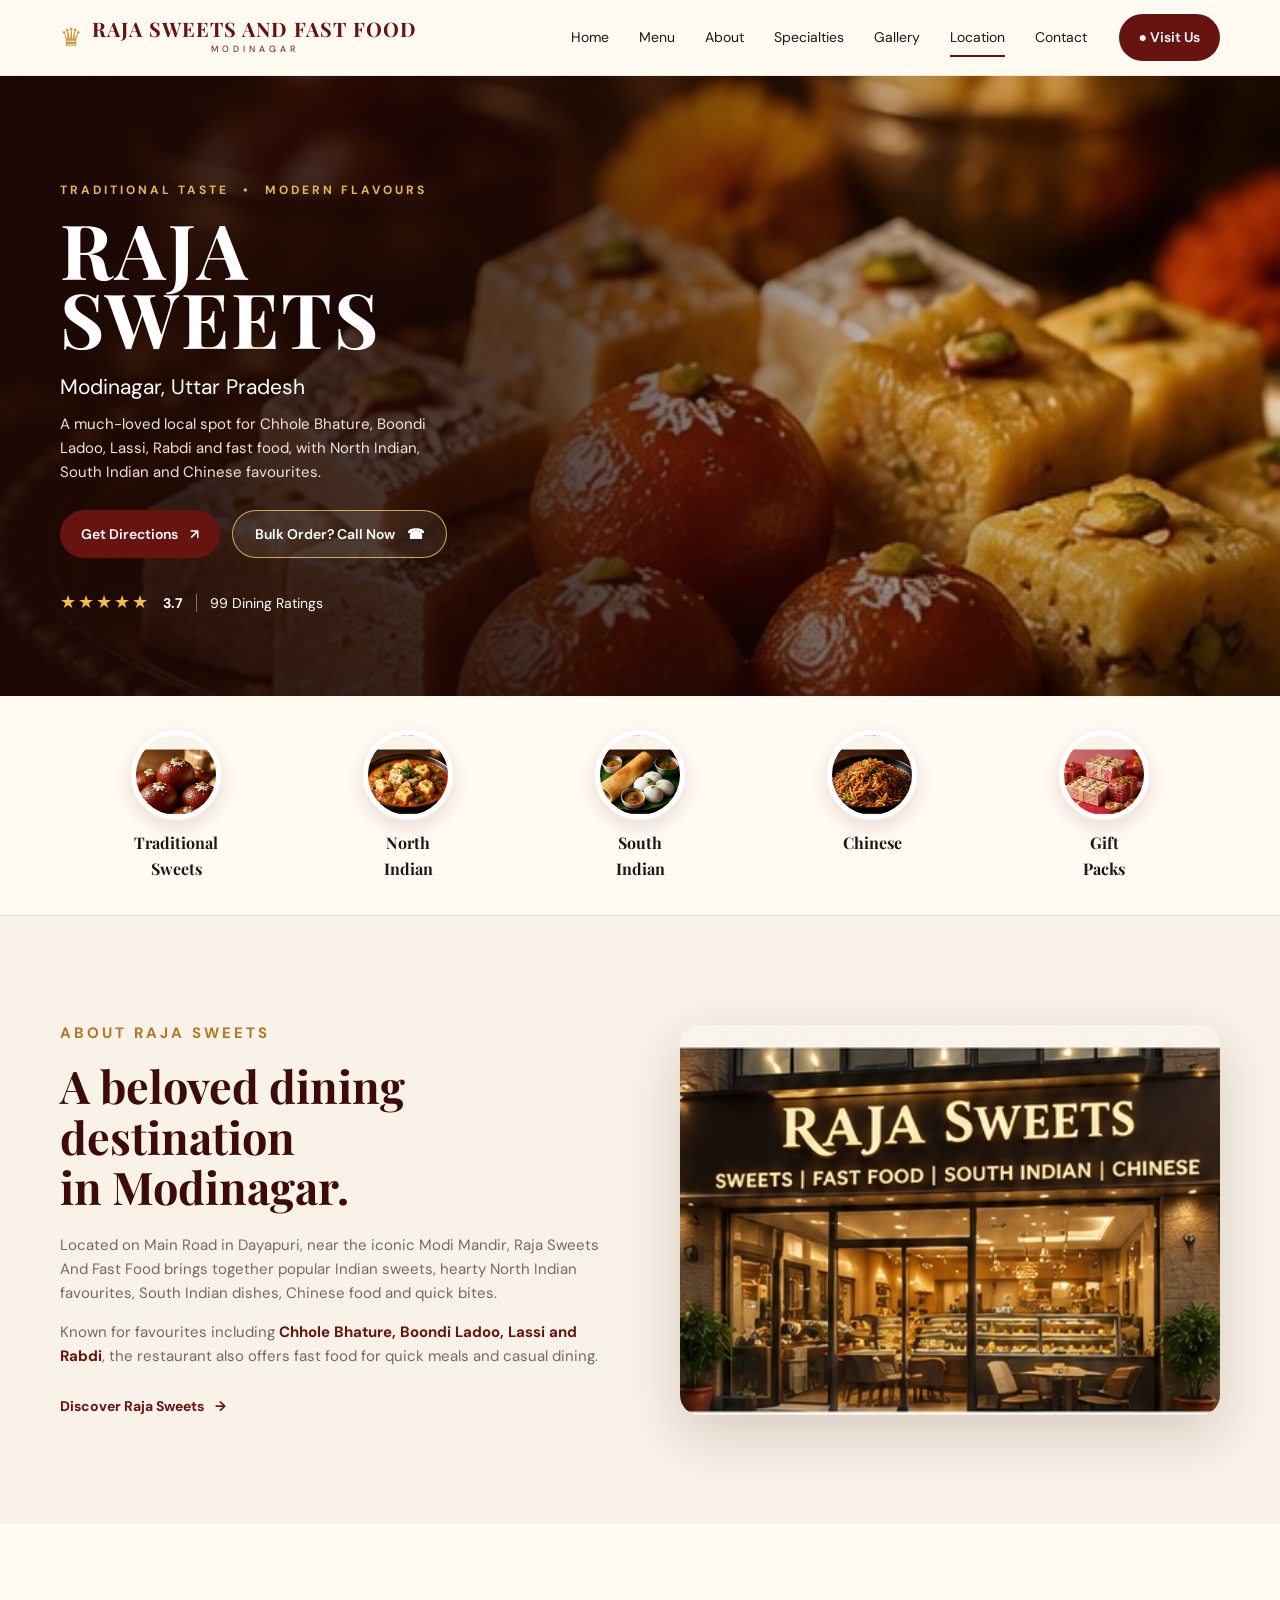
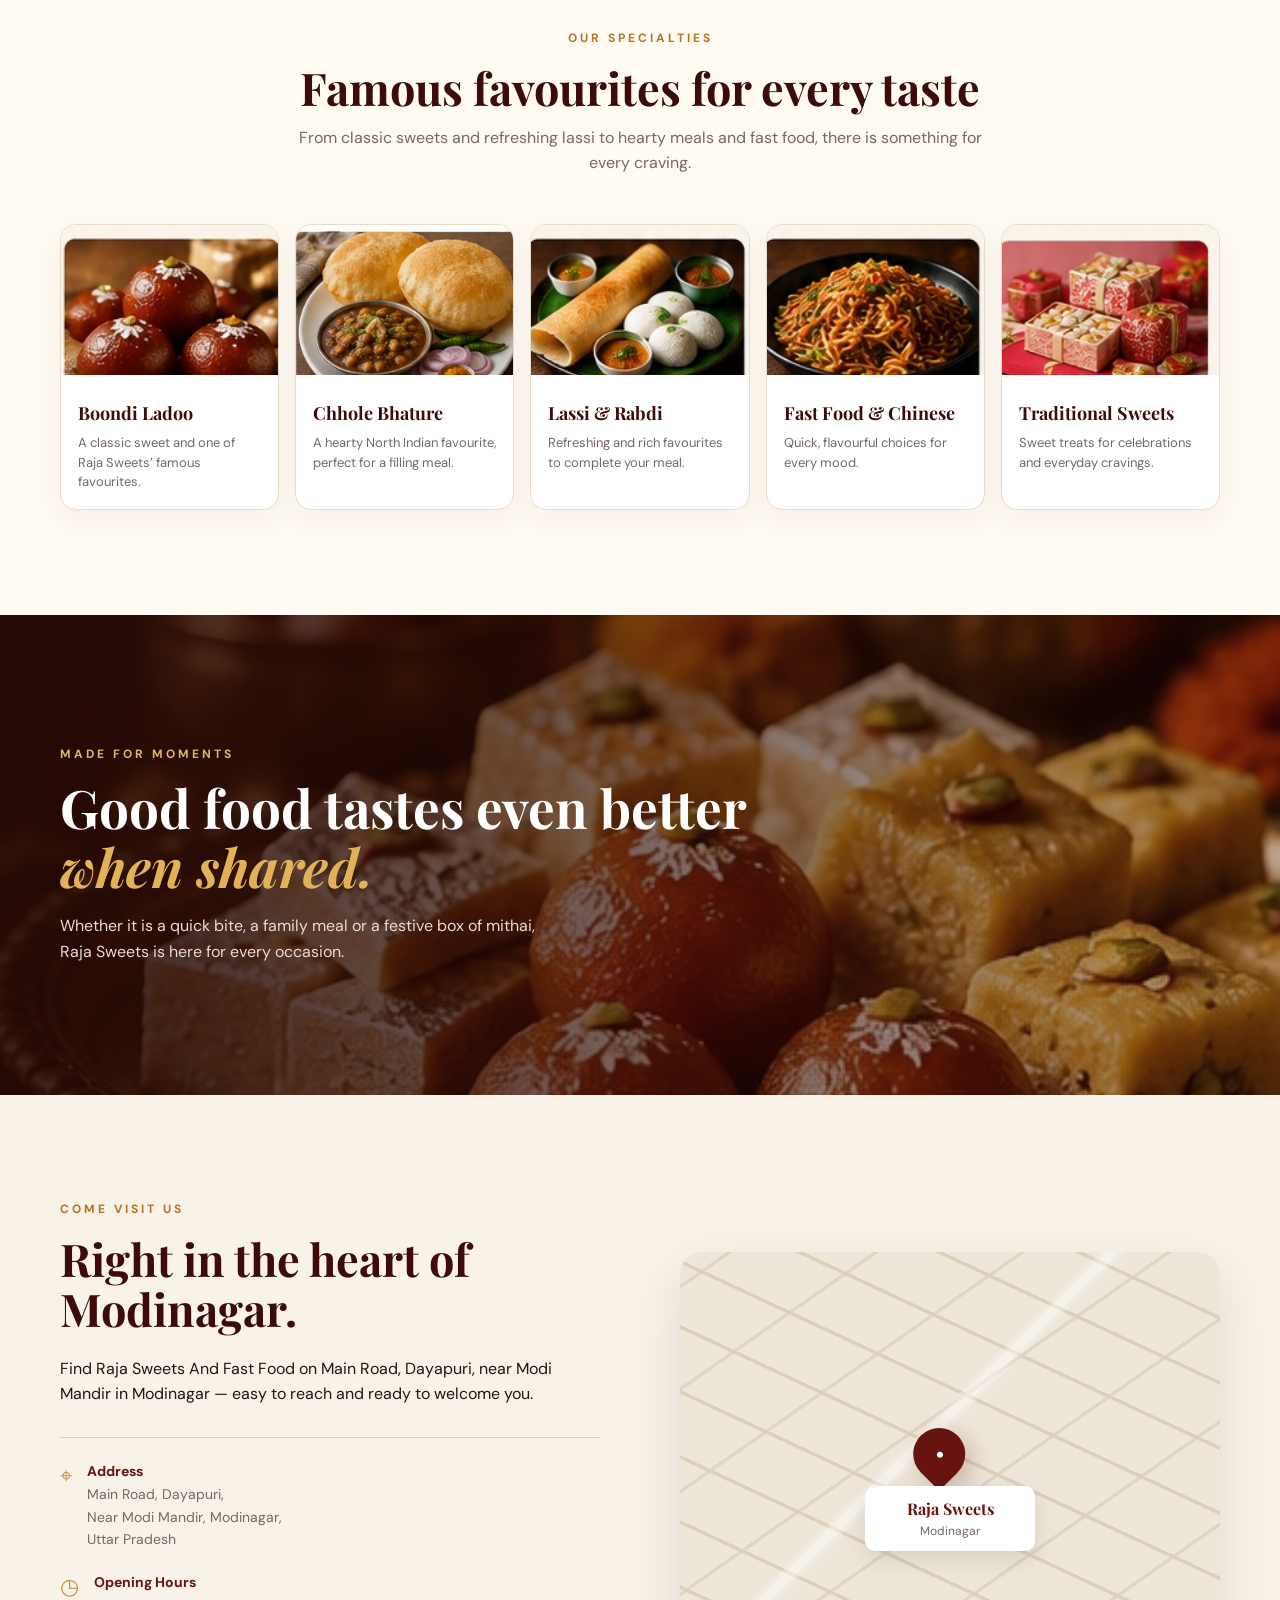
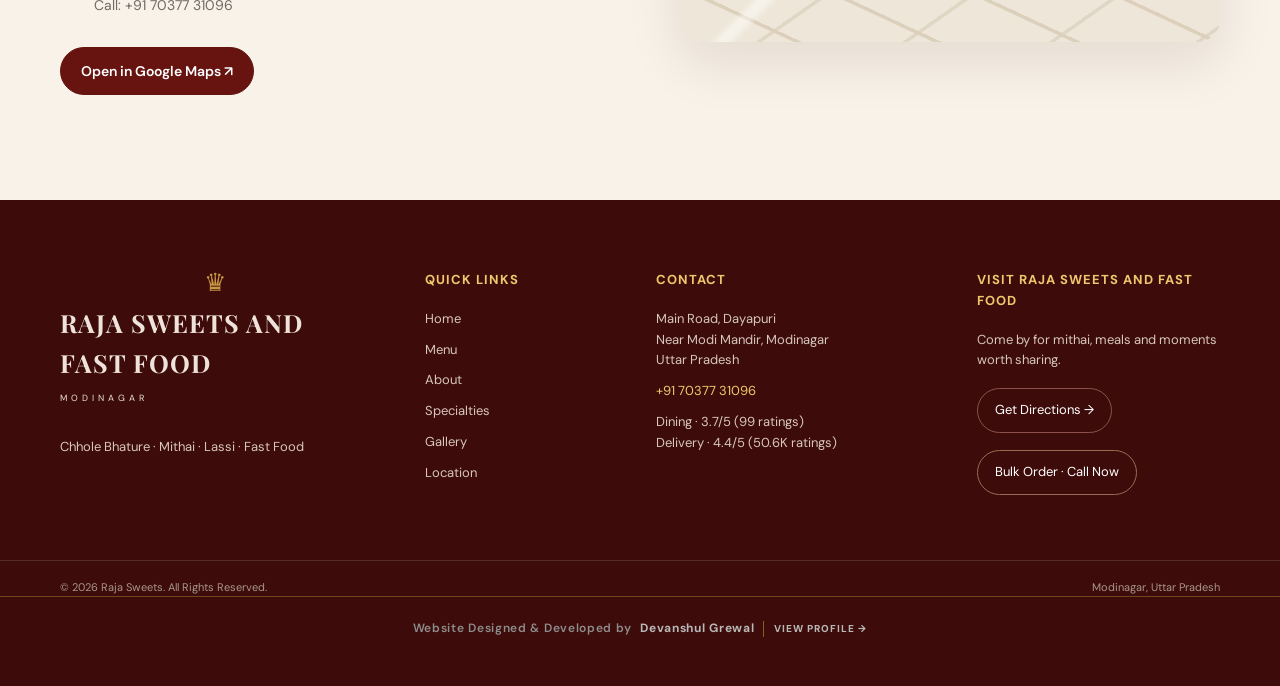
<file: index.html>
<!DOCTYPE html>
<html lang="en">
<head>
  <meta charset="UTF-8">
  <meta name="viewport" content="width=device-width, initial-scale=1.0">
  <meta name="description" content="Raja Sweets And Fast Food, Main Road, Dayapuri, Modinagar — famous for Chhole Bhature, Boondi Ladoo, Lassi, Rabdi and fast food near Modi Mandir.">
  <title>Raja Sweets | Modinagar</title>
  <link rel="preconnect" href="https://fonts.googleapis.com">
  <link rel="preconnect" href="https://fonts.gstatic.com" crossorigin>
  <link href="https://fonts.googleapis.com/css2?family=DM+Sans:wght@400;500;600;700&family=Playfair+Display:wght@600;700;800&display=swap" rel="stylesheet">
  <link rel="stylesheet" href="styles.css">
</head>
<body>
  <header class="site-header" id="top">
    <div class="container nav-wrap">
      <a class="brand" href="#top" aria-label="Raja Sweets home">
        <span class="brand-mark">♛</span>
        <span><strong>RAJA SWEETS AND FAST FOOD</strong><small>MODINAGAR</small></span>
      </a>
      <button class="menu-toggle" aria-label="Open navigation">☰</button>
      <nav class="nav">
        <a class="active" href="#top">Home</a>
        <a href="menu.html">Menu</a>
        <a href="#about">About</a>
        <a href="#specialties">Specialties</a>
        <a href="gallery.html">Gallery</a>
        <a href="#location">Location</a>
        <a href="#contact">Contact</a>
      </nav>
      <a class="nav-cta" href="#location">● Visit Us</a>
    </div>
  </header>

  <main>
    <section class="hero">
      <div class="hero-photo"></div>
      <div class="hero-overlay"></div>
      <div class="container hero-content">
        <p class="eyebrow">TRADITIONAL TASTE <span>•</span> MODERN FLAVOURS</p>
        <h1>RAJA<br><em>SWEETS</em></h1>
        <p class="hero-place">Modinagar, Uttar Pradesh</p>
        <p class="hero-copy">A much-loved local spot for Chhole Bhature, Boondi Ladoo, Lassi, Rabdi and fast food, with North Indian, South Indian and Chinese favourites.</p>
        <div class="hero-actions">
          <a class="btn primary" href="#location">Get Directions <span>↗</span></a>
          <a class="btn bulk-order-btn" href="tel:+917037731096">Bulk Order? Call Now <span>☎</span></a>
        </div>
        <div class="rating">
          <span class="stars">★★★★★</span>
          <strong>3.7</strong><i></i><span>99 Dining Ratings</span>
        </div>
      </div>
    </section>

    <section class="category-strip">
      <div class="container categories">
        <a href="#specialties"><img src="assets/gulab-jamun.jpg"><span>Traditional<br>Sweets</span></a>
        <a href="#specialties"><img src="assets/north-indian.jpg"><span>North<br>Indian</span></a>
        <a href="#specialties"><img src="assets/south-indian.jpg"><span>South<br>Indian</span></a>
        <a href="#specialties"><img src="assets/chinese.jpg"><span>Chinese</span></a>
        <a href="#specialties"><img src="assets/gift-packs.jpg"><span>Gift<br>Packs</span></a>
      </div>
    </section>

    <section class="section about" id="about">
      <div class="container two-col">
        <div class="section-copy">
          <p class="eyebrow dark">ABOUT RAJA SWEETS</p>
          <h2>A beloved dining destination <span>in Modinagar.</span></h2>
          <p>Located on Main Road in Dayapuri, near the iconic Modi Mandir, Raja Sweets And Fast Food brings together popular Indian sweets, hearty North Indian favourites, South Indian dishes, Chinese food and quick bites.</p>
          <p>Known for favourites including <strong>Chhole Bhature, Boondi Ladoo, Lassi and Rabdi</strong>, the restaurant also offers fast food for quick meals and casual dining.</p>
          <a class="text-link" href="#contact">Discover Raja Sweets <span>→</span></a>
        </div>
        <div class="image-card"><img src="assets/storefront.jpg" alt="Raja Sweets storefront"></div>
      </div>
    </section>

    <section class="section specialties" id="specialties">
      <div class="container">
        <div class="section-heading">
          <p class="eyebrow dark">OUR SPECIALTIES</p>
          <h2>Famous favourites for every taste</h2>
          <p>From classic sweets and refreshing lassi to hearty meals and fast food, there is something for every craving.</p>
        </div>
        <div class="cards">
          <article class="food-card"><img src="assets/gulab-jamun.jpg"><div><h3>Boondi Ladoo</h3><p>A classic sweet and one of Raja Sweets’ famous favourites.</p></div></article>
          <article class="food-card"><img src="assets/chole-bhature.jpg"><div><h3>Chhole Bhature</h3><p>A hearty North Indian favourite, perfect for a filling meal.</p></div></article>
          <article class="food-card"><img src="assets/south-indian.jpg"><div><h3>Lassi &amp; Rabdi</h3><p>Refreshing and rich favourites to complete your meal.</p></div></article>
          <article class="food-card"><img src="assets/chinese.jpg"><div><h3>Fast Food &amp; Chinese</h3><p>Quick, flavourful choices for every mood.</p></div></article>
          <article class="food-card"><img src="assets/gift-packs.jpg"><div><h3>Traditional Sweets</h3><p>Sweet treats for celebrations and everyday cravings.</p></div></article>
        </div>
      </div>
    </section>

    <section class="quote-banner">
      <div class="quote-bg"></div>
      <div class="container quote-content">
        <p class="eyebrow">MADE FOR MOMENTS</p>
        <h2>Good food tastes even better<br><em>when shared.</em></h2>
        <p>Whether it is a quick bite, a family meal or a festive box of mithai, Raja Sweets is here for every occasion.</p>
      </div>
    </section>

    <section class="section location" id="location">
      <div class="container location-grid">
        <div>
          <p class="eyebrow dark">COME VISIT US</p>
          <h2>Right in the heart of Modinagar.</h2>
          <p>Find Raja Sweets And Fast Food on Main Road, Dayapuri, near Modi Mandir in Modinagar — easy to reach and ready to welcome you.</p>
          <div class="details">
            <div><span>⌖</span><div><strong>Address</strong><p>Main Road, Dayapuri,<br>Near Modi Mandir, Modinagar,<br>Uttar Pradesh</p></div></div>
            <div><span>◷</span><div><strong>Opening Hours</strong><p>Call: <a href="tel:+917037731096">+91 70377 31096</a></p></div></div>
          </div>
          <a class="btn primary" href="https://www.google.com/maps/search/?api=1&query=Raja+Sweets+And+Fast+Food+Main+Road+Dayapuri+Modinagar" target="_blank" rel="noopener">Open in Google Maps ↗</a>
        </div>
        <div class="map-card">
          <div class="map-pattern"></div>
          <div class="pin">●</div>
          <div class="map-label"><strong>Raja Sweets</strong><span>Modinagar</span></div>
        </div>
      </div>
    </section>
  </main>




  <footer id="contact">
    <div class="container footer-grid">
      <div class="footer-brand">
        <span class="brand-mark">♛</span>
        <h3>RAJA SWEETS AND FAST FOOD</h3>
        <small>MODINAGAR</small>
        <p>Chhole Bhature · Mithai · Lassi · Fast Food</p>
      </div>
      <div><h4>Quick Links</h4><a href="#top">Home</a><a href="menu.html">Menu</a><a href="#about">About</a><a href="#specialties">Specialties</a><a href="gallery.html">Gallery</a><a href="#location">Location</a></div>
      <div><h4>Contact</h4><p>Main Road, Dayapuri<br>Near Modi Mandir, Modinagar<br>Uttar Pradesh</p><p><a href="tel:+917037731096">+91 70377 31096</a></p><p>Dining · 3.7/5 (99 ratings)<br>Delivery · 4.4/5 (50.6K ratings)</p></div>
      <div><h4>Visit Raja Sweets And Fast Food</h4><p>Come by for mithai, meals and moments worth sharing.</p><a class="footer-btn" href="#location">Get Directions →</a><a class="footer-btn bulk-footer-btn" href="tel:+917037731096">Bulk Order · Call Now</a></div>
    </div>
    <div class="copyright">
      <div class="container copyright-main">
        <span>© 2026 Raja Sweets. All Rights Reserved.</span>
        <span>Modinagar, Uttar Pradesh</span>
      </div>

      <div class="developer-credit-bottom">
        <div class="developer-credit-inner">
          <span class="developer-credit-text">Website Designed &amp; Developed by</span>
          <a href="devanshul-grewal.html" class="developer-name">Devanshul Grewal</a>
          <a href="devanshul-grewal.html" class="developer-profile">VIEW PROFILE →</a>
        </div>
      </div>
    </div>
  </footer>

  <script src="script.js"></script>
</body>
</html>
</file>
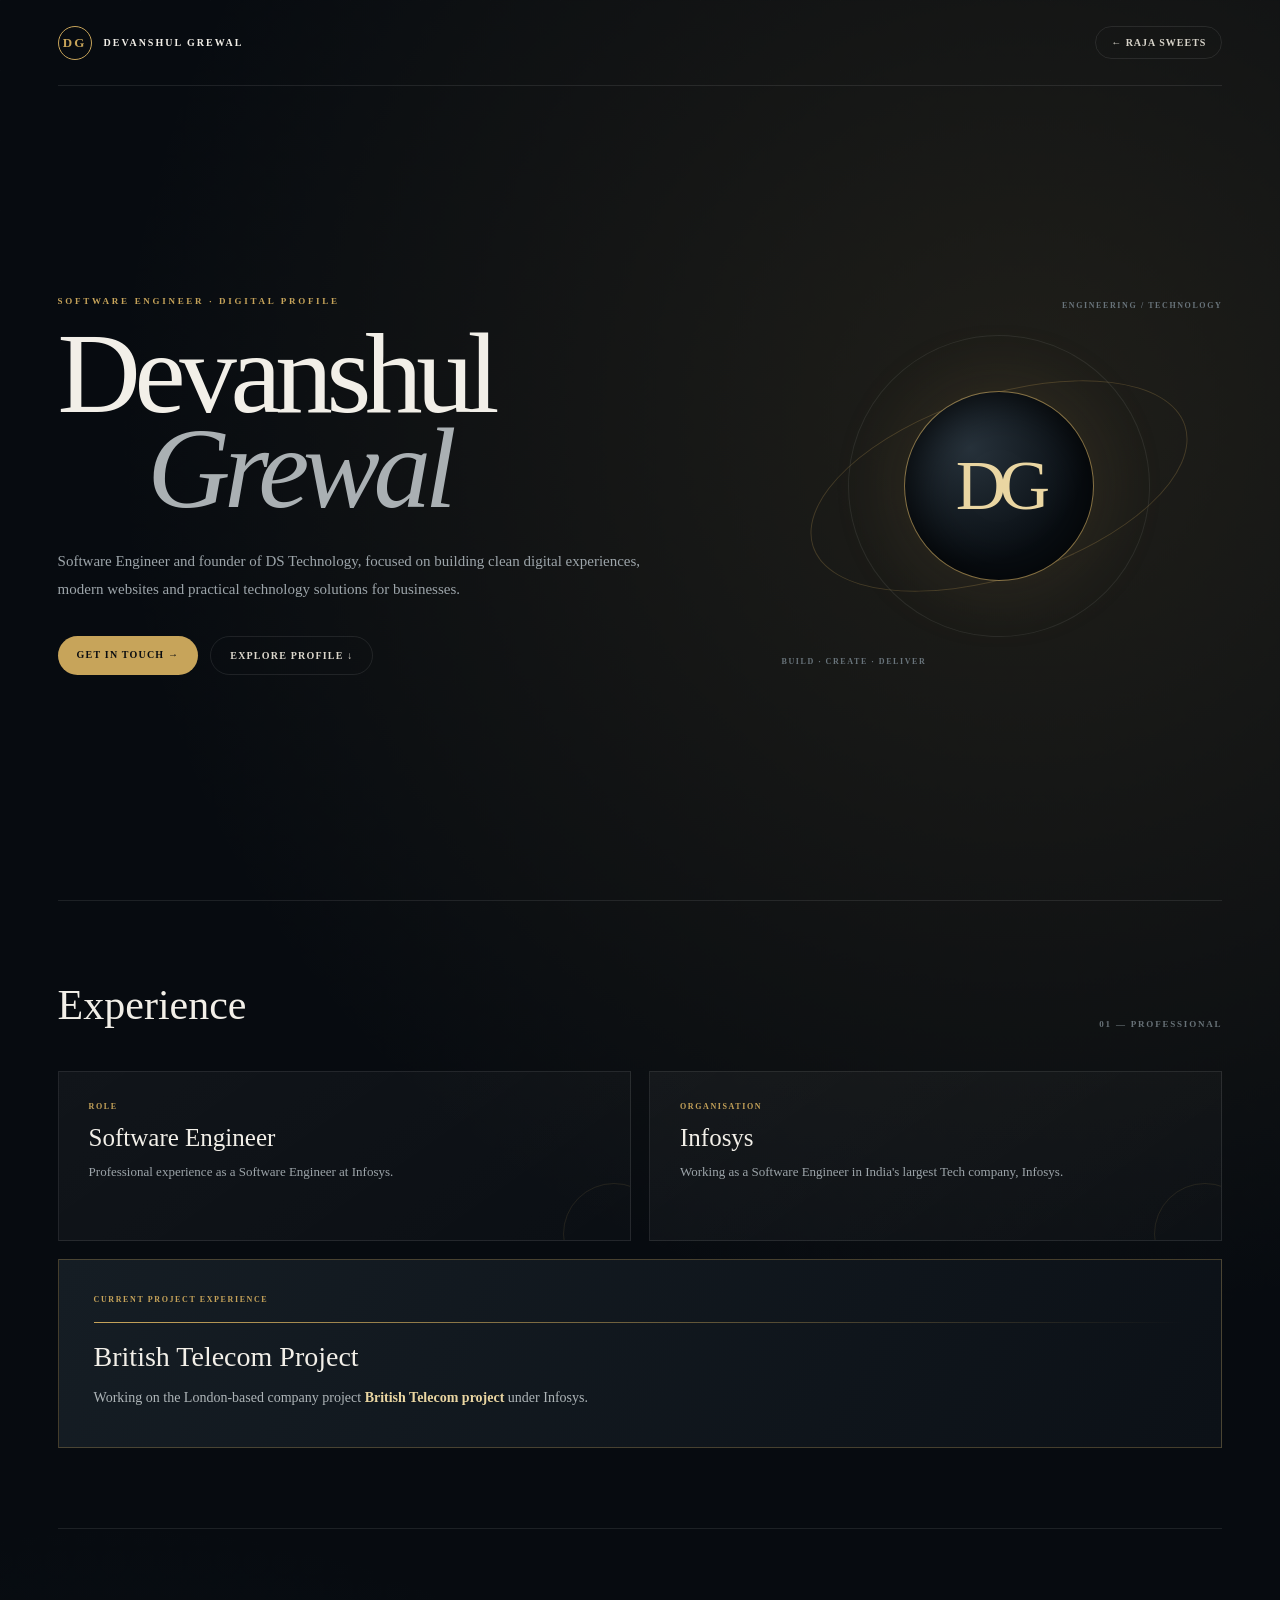
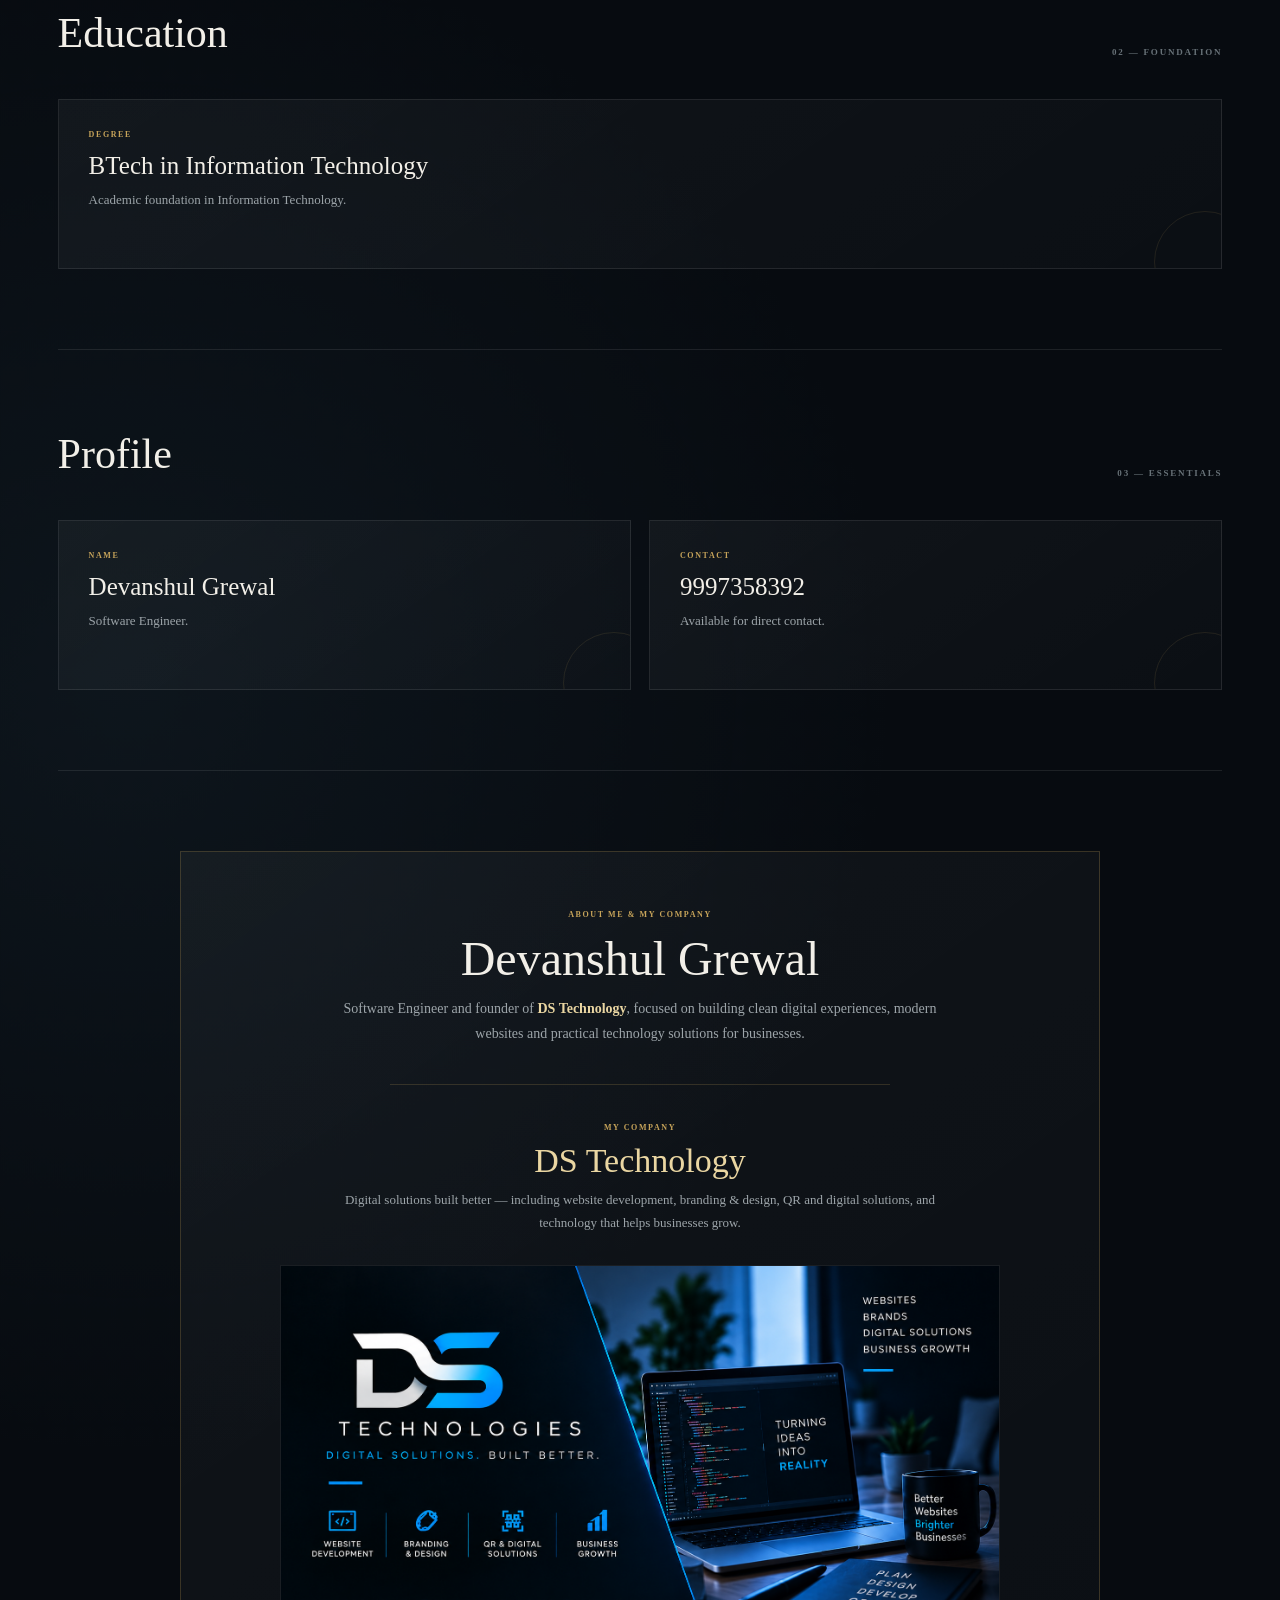
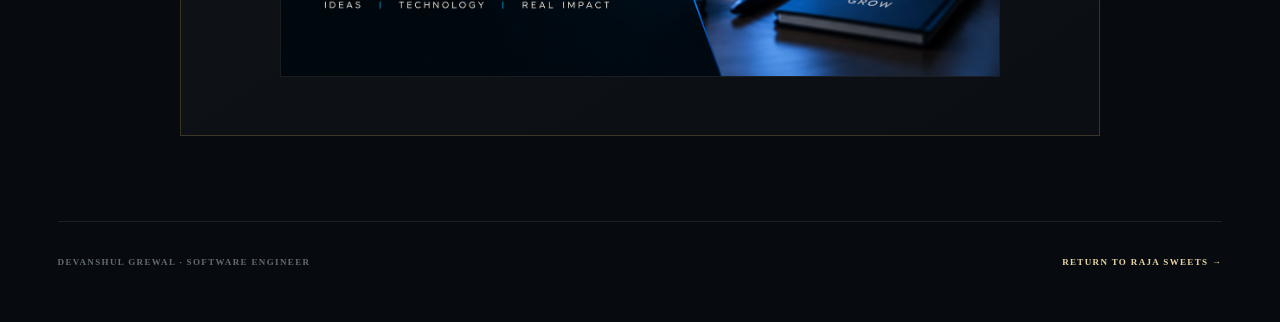
<file: devanshul-grewal.html>
<!DOCTYPE html>
<html lang="en">
<head>
  <meta charset="UTF-8">
  <meta name="viewport" content="width=device-width, initial-scale=1.0">
  <meta name="description" content="Devanshul Grewal — Software Engineer, website designer and developer.">
  <title>Devanshul Grewal | Software Engineer</title>
  <link rel="preconnect" href="https://fonts.googleapis.com">
  <link rel="preconnect" href="https://fonts.gstatic.com" crossorigin>
  <link href="https://fonts.googleapis.com/css2?family=DM+Sans:wght@400;500;600;700&family=Playfair+Display:wght@600;700;800&display=swap" rel="stylesheet">
  <style>
:root{--bg:#070b10;--panel:#0d131a;--panel2:#111922;--text:#f2efe8;--muted:#9da5aa;--gold:#c7a45a;--gold2:#ead6a2;--line:rgba(255,255,255,.09)}
*{box-sizing:border-box}html{scroll-behavior:smooth}body{margin:0}
.dg-page{min-height:100vh;background:radial-gradient(circle at 80% 12%,rgba(199,164,90,.13),transparent 28%),radial-gradient(circle at 10% 65%,rgba(53,83,103,.14),transparent 30%),var(--bg);color:var(--text);font-family:inherit;overflow:hidden}
.dg-page:before{content:"";position:fixed;inset:0;pointer-events:none;background:linear-gradient(rgba(255,255,255,.018) 1px,transparent 1px),linear-gradient(90deg,rgba(255,255,255,.018) 1px,transparent 1px);background-size:70px 70px;mask-image:linear-gradient(to bottom,black,transparent 90%);opacity:.35}
.dg-shell{width:min(1180px,91%);margin:auto;position:relative;z-index:1}
.dg-nav{height:86px;display:flex;justify-content:space-between;align-items:center;border-bottom:1px solid var(--line)}
.dg-logo{display:flex;align-items:center;gap:12px;font-size:10px;letter-spacing:.2em;font-weight:900}.dg-monogram{width:34px;height:34px;border:1px solid var(--gold);border-radius:50%;display:grid;place-items:center;color:var(--gold);font-family:Georgia,serif;font-size:13px}
.dg-back{color:#d8d4ca;text-decoration:none;border:1px solid var(--line);padding:10px 15px;border-radius:100px;font-size:10px;font-weight:800;letter-spacing:.1em;transition:.25s}.dg-back:hover{border-color:var(--gold);color:#fff;transform:translateY(-2px)}
.dg-hero{min-height:calc(100vh - 86px);display:grid;grid-template-columns:1.2fr .8fr;align-items:center;gap:50px;padding:65px 0 80px}
.dg-eyebrow{color:var(--gold);font-size:9px;letter-spacing:.3em;font-weight:900}.dg-hero h1{font-family:Georgia,serif;font-weight:400;font-size:clamp(58px,9vw,122px);line-height:.82;letter-spacing:-.055em;margin:20px 0 32px}.dg-hero h1 em{display:block;color:#aab0b3;font-style:italic;margin-left:7vw}.dg-intro{max-width:620px;color:var(--muted);font-size:15px;line-height:1.9;margin:0}.dg-actions{display:flex;gap:12px;margin-top:32px;flex-wrap:wrap}.dg-btn{padding:13px 19px;border-radius:100px;text-decoration:none;font-size:10px;font-weight:900;letter-spacing:.12em}.dg-btn-primary{background:var(--gold);color:#0a0d10}.dg-btn-secondary{border:1px solid var(--line);color:#ddd8cd}
.dg-orbit{height:430px;position:relative;display:grid;place-items:center}.dg-orbit:before,.dg-orbit:after{content:"";position:absolute;border:1px solid rgba(199,164,90,.24);border-radius:50%;transform:rotate(-18deg)}.dg-orbit:before{width:390px;height:180px}.dg-orbit:after{width:300px;height:300px;border-color:rgba(255,255,255,.08)}
.dg-core{width:190px;height:190px;border-radius:50%;background:radial-gradient(circle at 35% 30%,#27323b,#090e13 65%);border:1px solid rgba(199,164,90,.65);box-shadow:0 0 80px rgba(199,164,90,.13),inset 0 0 45px rgba(0,0,0,.8);display:grid;place-items:center;position:relative;z-index:2}.dg-core span{font-family:Georgia,serif;font-size:70px;color:var(--gold2);letter-spacing:-.1em}.dg-orbit-label{position:absolute;right:0;top:30px;color:#69747b;font-size:8px;letter-spacing:.2em;font-weight:900}.dg-orbit-label.bottom{right:auto;left:5px;top:auto;bottom:35px}
.dg-section{border-top:1px solid var(--line);padding:80px 0}.dg-section-title{display:flex;justify-content:space-between;align-items:end;margin-bottom:42px}.dg-section-title h2{font-family:Georgia,serif;font-size:42px;font-weight:400;margin:0}.dg-section-title span{font-size:9px;color:#687278;letter-spacing:.2em;font-weight:900}
.dg-grid{display:grid;grid-template-columns:repeat(2,1fr);gap:18px}.dg-card{background:linear-gradient(145deg,rgba(255,255,255,.045),rgba(255,255,255,.018));border:1px solid var(--line);padding:30px;min-height:170px;position:relative;overflow:hidden}.dg-card:after{content:"";position:absolute;width:100px;height:100px;border:1px solid rgba(199,164,90,.12);border-radius:50%;right:-35px;bottom:-45px}.dg-label{font-size:8px;letter-spacing:.2em;color:var(--gold);font-weight:900}.dg-card h3{font-family:Georgia,serif;font-size:25px;font-weight:400;margin:13px 0 8px}.dg-card p{color:var(--muted);font-size:13px;line-height:1.8;margin:0}
.dg-feature{margin-top:18px;background:linear-gradient(120deg,#151d24,#0c1117);border:1px solid rgba(199,164,90,.3);padding:35px;position:relative}.dg-feature .line{height:1px;background:linear-gradient(90deg,var(--gold),transparent);margin:18px 0}.dg-feature h3{font-family:Georgia,serif;font-size:28px;font-weight:400;margin:0}.dg-feature p{max-width:760px;color:#aeb5b8;font-size:14px;line-height:1.9;margin:12px 0 0}.dg-feature strong{color:var(--gold2)}
.dg-footer{border-top:1px solid var(--line);padding:35px 0 55px;display:flex;justify-content:space-between;gap:20px;color:#626c72;font-size:9px;letter-spacing:.15em;font-weight:800}.dg-footer a{color:var(--gold2);text-decoration:none}
@media(max-width:800px){.dg-hero{grid-template-columns:1fr;padding-top:55px}.dg-orbit{height:310px;order:-1}.dg-orbit:before{width:280px;height:130px}.dg-orbit:after{width:220px;height:220px}.dg-core{width:145px;height:145px}.dg-core span{font-size:54px}.dg-grid{grid-template-columns:1fr}.dg-section{padding:60px 0}.dg-footer{flex-direction:column}}

.dg-company-section{text-align:center;padding-bottom:85px}
.dg-company-card{max-width:900px;margin:auto;padding:55px 45px;background:linear-gradient(145deg,rgba(255,255,255,.045),rgba(255,255,255,.018));border:1px solid rgba(199,164,90,.24)}
.dg-company-card h2{font-family:Georgia,serif;font-size:48px;font-weight:400;color:#f2efe8;margin:12px 0 10px}
.dg-company-card>p{max-width:600px;margin:0 auto 28px;color:#9da5aa;font-size:14px;line-height:1.8}
.dg-company-image{max-width:650px;margin:0 auto 28px;border:1px solid rgba(255,255,255,.08);overflow:hidden;background:#070b10}
.dg-company-image img{display:block;width:100%;height:auto}
.dg-company-card .dg-btn{display:inline-block}


.dg-company-section{text-align:center;padding-bottom:85px}
.dg-company-card{max-width:920px;margin:auto;text-align:center;padding:58px 48px;background:linear-gradient(145deg,rgba(255,255,255,.045),rgba(255,255,255,.018));border:1px solid rgba(199,164,90,.24)}
.dg-company-card h2{font-family:Georgia,serif;font-size:48px;font-weight:400;color:#f2efe8;margin:12px 0 10px}
.dg-company-intro{max-width:680px;margin:0 auto;color:#9da5aa;font-size:14px;line-height:1.9}
.dg-company-intro strong{color:#ead6a2}
.dg-company-divider{height:1px;max-width:500px;margin:38px auto;border-top:1px solid rgba(199,164,90,.2)}
.dg-company-brand h3{font-family:Georgia,serif;font-size:34px;font-weight:400;color:#ead6a2;margin:10px 0 8px}
.dg-company-brand p{max-width:650px;margin:0 auto 30px;color:#9da5aa;font-size:13px;line-height:1.8}
.dg-company-image{max-width:720px;margin:0 auto;border:1px solid rgba(255,255,255,.08);overflow:hidden;background:#070b10}
.dg-company-image img{display:block;width:100%;height:auto}
@media(max-width:700px){.dg-company-card{padding:42px 22px}.dg-company-card h2{font-size:39px}.dg-company-brand h3{font-size:29px}}

</style>
</head>
<body>
<main class="dg-page">
<div class="dg-shell">
<nav class="dg-nav">
<div class="dg-logo"><span class="dg-monogram">DG</span>DEVANSHUL GREWAL</div>
<a class="dg-back" href="index.html">← RAJA SWEETS</a>
</nav>

<section class="dg-hero">
<div>
<div class="dg-eyebrow">SOFTWARE ENGINEER · DIGITAL PROFILE</div>
<h1>Devanshul <em>Grewal</em></h1>
<p class="dg-intro">Software Engineer and founder of DS Technology, focused on building clean digital experiences, modern websites and practical technology solutions for businesses.</p>
<div class="dg-actions">
<a class="dg-btn dg-btn-primary" href="tel:9997358392">GET IN TOUCH →</a>
<a class="dg-btn dg-btn-secondary" href="#experience">EXPLORE PROFILE ↓</a>
</div>
</div>
<div class="dg-orbit">
<div class="dg-orbit-label">ENGINEERING / TECHNOLOGY</div>
<div class="dg-orbit-label bottom">BUILD · CREATE · DELIVER</div>
<div class="dg-core"><span>DG</span></div>
</div>
</section>

<section class="dg-section" id="experience">
<div class="dg-section-title"><h2>Experience</h2><span>01 — PROFESSIONAL</span></div>
<div class="dg-grid">
<div class="dg-card"><div class="dg-label">ROLE</div><h3>Software Engineer</h3><p>Professional experience as a Software Engineer at Infosys.</p></div>
<div class="dg-card"><div class="dg-label">ORGANISATION</div><h3>Infosys</h3><p>Working as a Software Engineer in India's largest Tech company, Infosys.</p></div>
</div>
<div class="dg-feature">
<div class="dg-label">CURRENT PROJECT EXPERIENCE</div>
<div class="line"></div>
<h3>British Telecom Project</h3>
<p>Working on the London-based company project <strong>British Telecom project</strong> under Infosys.</p>
</div>
</section>

<section class="dg-section">
<div class="dg-section-title"><h2>Education</h2><span>02 — FOUNDATION</span></div>
<div class="dg-card">
<div class="dg-label">DEGREE</div>
<h3>BTech in Information Technology</h3>
<p>Academic foundation in Information Technology.</p>
</div>
</section>

<section class="dg-section">
<div class="dg-section-title"><h2>Profile</h2><span>03 — ESSENTIALS</span></div>
<div class="dg-grid">
<div class="dg-card"><div class="dg-label">NAME</div><h3>Devanshul Grewal</h3><p>Software Engineer.</p></div>
<div class="dg-card"><div class="dg-label">CONTACT</div><h3>9997358392</h3><p>Available for direct contact.</p></div>
</div>
</section>


<section class="dg-section dg-company-section" id="ds-technology">
  <div class="dg-company-card">
    <div class="dg-label">ABOUT ME &amp; MY COMPANY</div>
    <h2>Devanshul Grewal</h2>
    <p class="dg-company-intro">
      Software Engineer and founder of <strong>DS Technology</strong>, focused on building
      clean digital experiences, modern websites and practical technology solutions for businesses.
    </p>

    <div class="dg-company-divider"></div>

    <div class="dg-company-brand">
      <div class="dg-label">MY COMPANY</div>
      <h3>DS Technology</h3>
      <p>
        Digital solutions built better — including website development, branding &amp; design,
        QR and digital solutions, and technology that helps businesses grow.
      </p>
    </div>

    <div class="dg-company-image">
      <img src="assets/ds-technology-front.png" alt="DS Technology">
    </div>
  </div>
</section>

<footer class="dg-footer">
<span>DEVANSHUL GREWAL · SOFTWARE ENGINEER</span>
<a href="index.html">RETURN TO RAJA SWEETS →</a>
</footer>
</div>
</main>
</body>
</html>
</file>
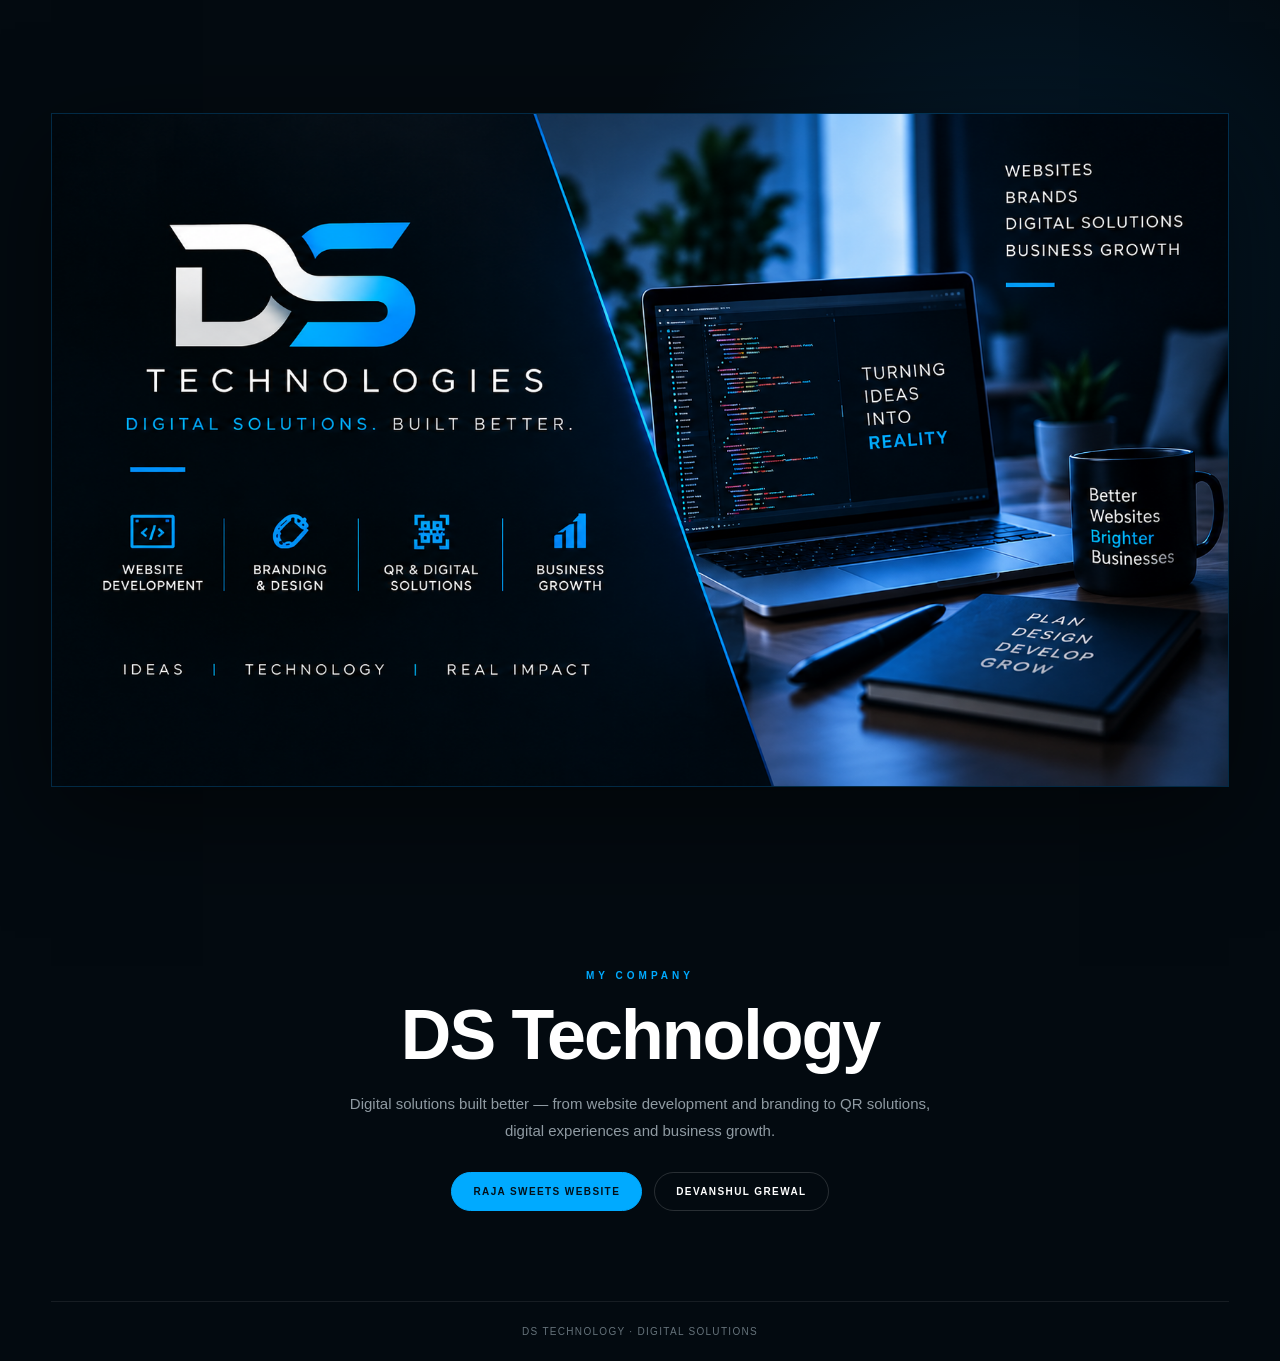
<file: ds-technology.html>
<!DOCTYPE html>
<html lang="en">
<head>
  <meta charset="UTF-8">
  <meta name="viewport" content="width=device-width, initial-scale=1.0">
  <meta name="description" content="DS Technology — digital solutions, website development, branding and business growth.">
  <title>DS Technology | Digital Solutions</title>
  <style>
    *{box-sizing:border-box;margin:0;padding:0}
    html{scroll-behavior:smooth}
    body{background:#030a10;color:#fff;font-family:Arial,Helvetica,sans-serif}
    a{text-decoration:none;color:inherit}
    .page{min-height:100vh;background:radial-gradient(circle at 80% 20%,rgba(0,149,255,.13),transparent 28%),#030a10}
    .wrap{width:min(1200px,92%);margin:auto}
    .top{min-height:100vh;display:flex;align-items:center;padding:55px 0}
    .hero{position:relative;overflow:hidden;border:1px solid rgba(0,157,255,.22);box-shadow:0 30px 100px rgba(0,0,0,.5)}
    .hero img{display:block;width:100%;height:auto}
    .below{text-align:center;padding:70px 20px 90px}
    .kicker{color:#00aaff;font-size:10px;font-weight:800;letter-spacing:4px;margin-bottom:14px}
    h1{font-size:clamp(40px,6vw,70px);letter-spacing:-2px;margin-bottom:15px}
    .below p{max-width:620px;margin:0 auto;color:#8f9aa2;font-size:15px;line-height:1.8}
    .links{margin-top:28px;display:flex;justify-content:center;gap:12px;flex-wrap:wrap}
    .btn{padding:13px 21px;border-radius:100px;border:1px solid rgba(255,255,255,.15);font-size:10px;font-weight:800;letter-spacing:.14em}
    .primary{background:#00aaff;color:#031019;border-color:#00aaff}
    .footer{border-top:1px solid rgba(255,255,255,.08);padding:24px 0;text-align:center;color:#65727a;font-size:10px;letter-spacing:.13em}
    .footer a{color:#00aaff}
    @media(max-width:650px){.top{padding:25px 0}.below{padding:55px 12px 65px}}
  </style>
</head>
<body>
<main class="page">
  <div class="wrap">
    <section class="top">
      <div class="hero">
        <img src="assets/ds-technology-front.png" alt="DS Technology — Digital Solutions">
      </div>
    </section>
    <section class="below">
      <div class="kicker">MY COMPANY</div>
      <h1>DS Technology</h1>
      <p>Digital solutions built better — from website development and branding to QR solutions, digital experiences and business growth.</p>
      <div class="links">
        <a class="btn primary" href="index.html">RAJA SWEETS WEBSITE</a>
        <a class="btn" href="devanshul-grewal.html">DEVANSHUL GREWAL</a>
      </div>
    </section>
    <footer class="footer">
      <span>DS TECHNOLOGY · DIGITAL SOLUTIONS</span>
    </footer>
  </div>
</main>
</body>
</html>
</file>
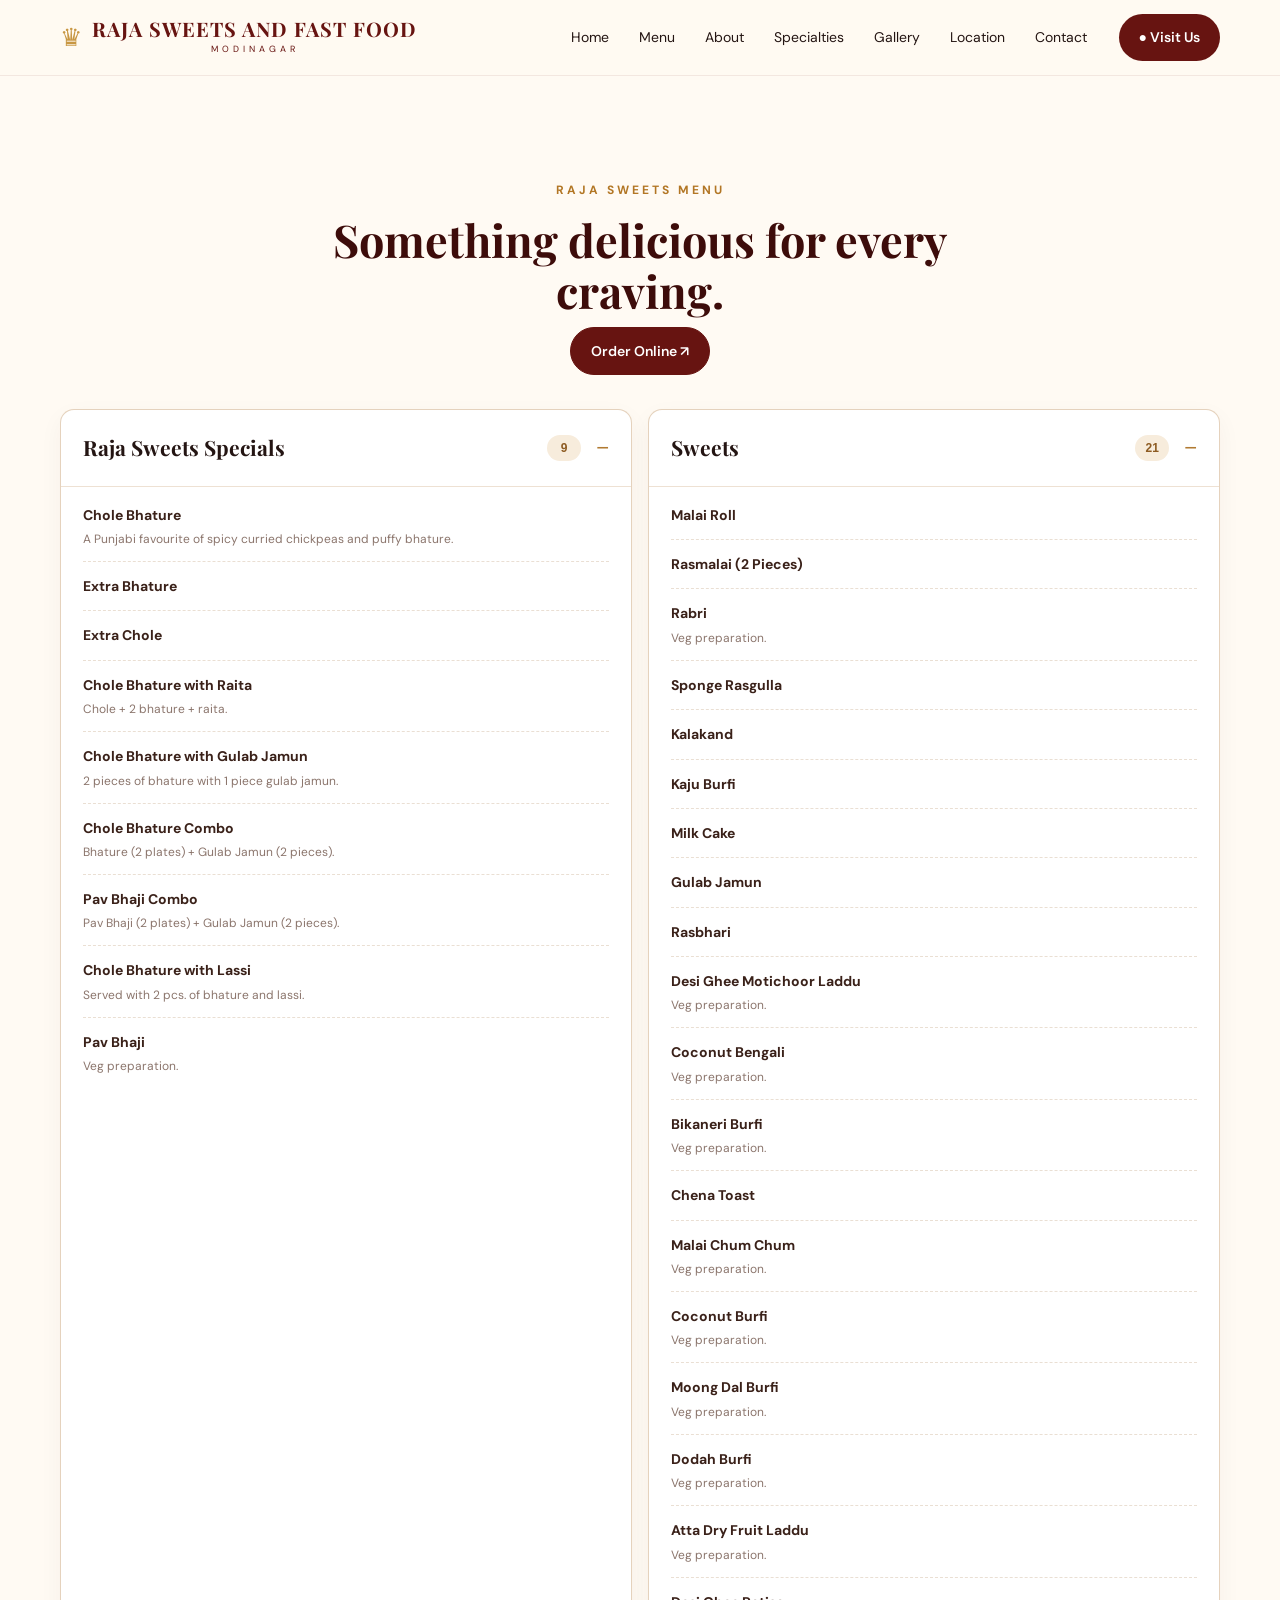
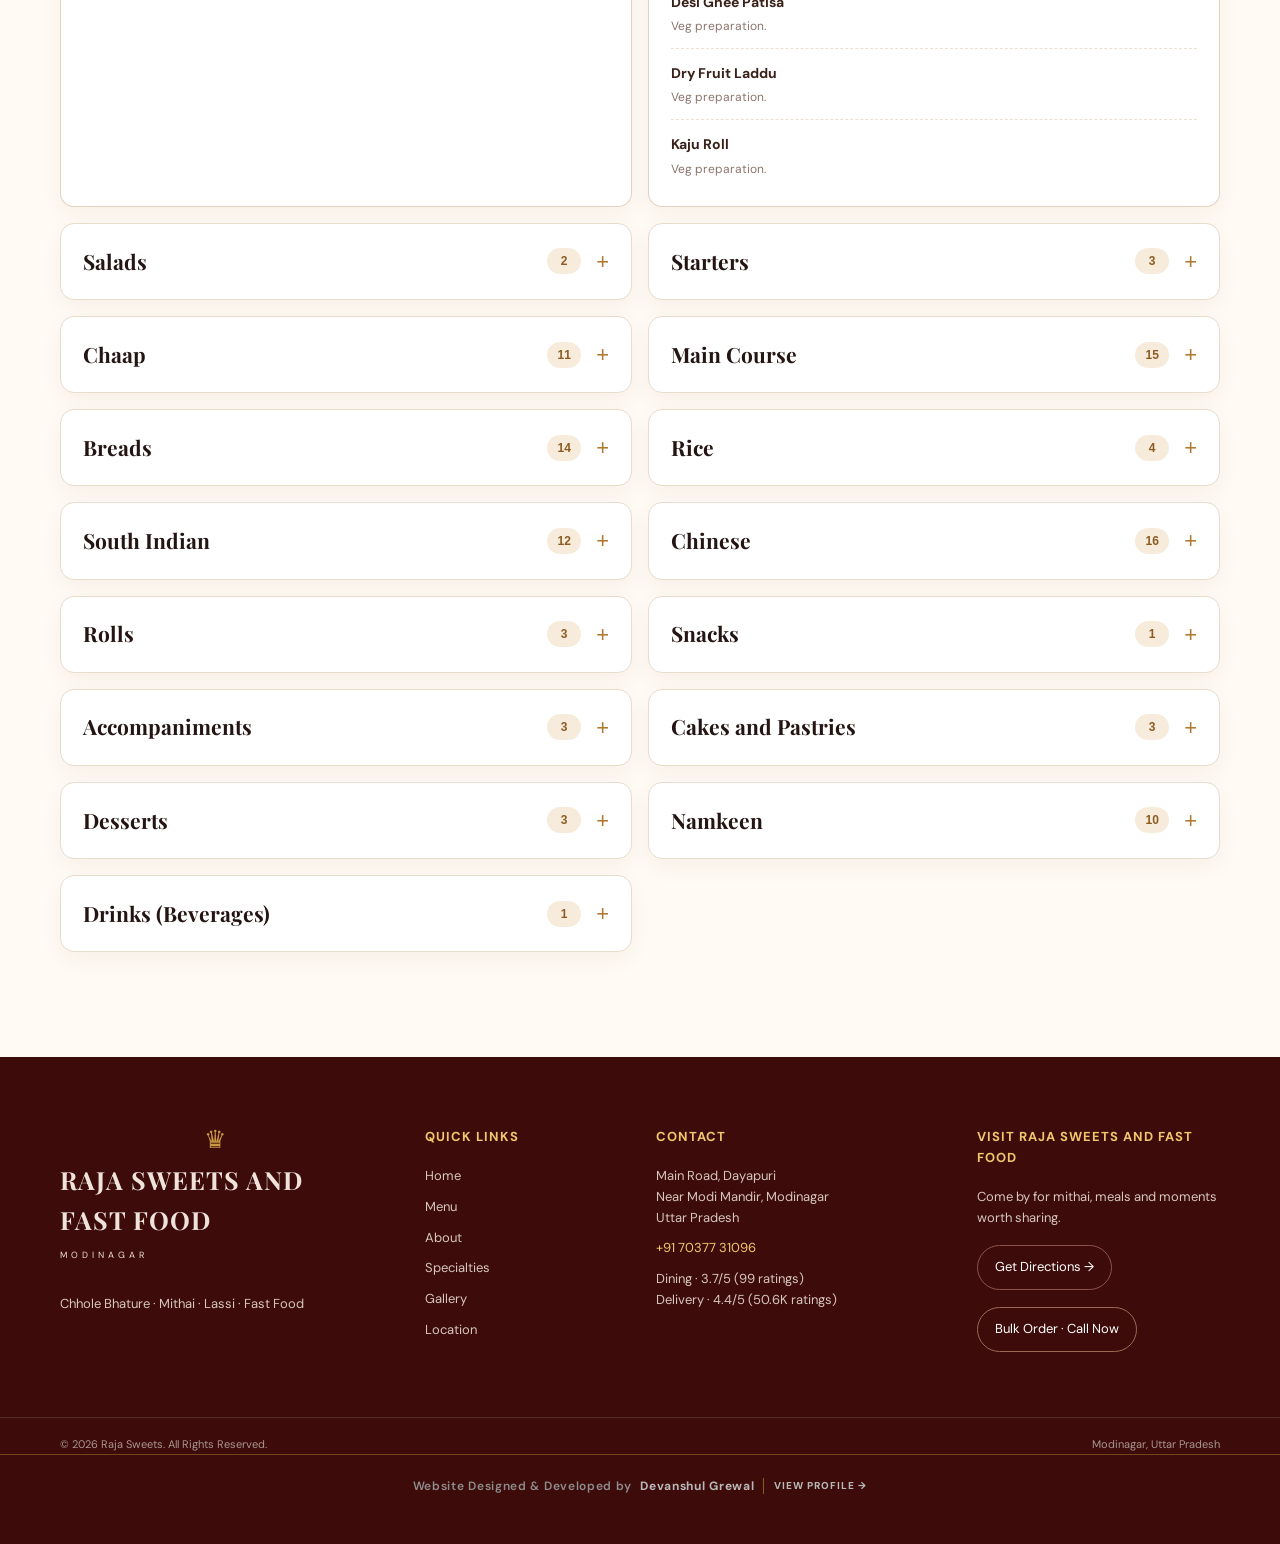
<file: menu.html>
<!DOCTYPE html>
<html lang="en">
<head>
  <meta charset="UTF-8">
  <meta name="viewport" content="width=device-width, initial-scale=1.0">
  <meta name="description" content="Raja Sweets And Fast Food, Main Road, Dayapuri, Modinagar — famous for Chhole Bhature, Boondi Ladoo, Lassi, Rabdi and fast food near Modi Mandir.">
  <title>Menu | Raja Sweets And Fast Food</title>
  <link rel="preconnect" href="https://fonts.googleapis.com">
  <link rel="preconnect" href="https://fonts.gstatic.com" crossorigin>
  <link href="https://fonts.googleapis.com/css2?family=DM+Sans:wght@400;500;600;700&family=Playfair+Display:wght@600;700;800&display=swap" rel="stylesheet">
  <link rel="stylesheet" href="styles.css">
</head>
<body>
  <header class="site-header" id="top">
    <div class="container nav-wrap">
      <a class="brand" href="#top" aria-label="Raja Sweets home">
        <span class="brand-mark">♛</span>
        <span><strong>RAJA SWEETS AND FAST FOOD</strong><small>MODINAGAR</small></span>
      </a>
      <button class="menu-toggle" aria-label="Open navigation">☰</button>
      <nav class="nav">
        <a href="index.html">Home</a>
        <a class="active" href="menu.html">Menu</a>
        <a href="index.html#about">About</a>
        <a href="index.html#specialties">Specialties</a>
        <a href="gallery.html">Gallery</a>
        <a href="index.html#location">Location</a>
        <a href="index.html#contact">Contact</a>
      </nav>
      <a class="nav-cta" href="index.html#location">● Visit Us</a>
    </div>
  </header>

  <main>
    <section class="section menu-section" id="menu">
      <div class="container">
        <div class="section-heading menu-heading">
          <div>
            <p class="eyebrow dark">RAJA SWEETS MENU</p>
            <h2>Something delicious for every craving.</h2>
          </div>
          <a class="btn primary" href="https://www.zomato.com/modinagar/raja-sweets-and-fast-food-modinagar-locality/order" target="_blank" rel="noopener">Order Online ↗</a>
        </div>

        <div class="menu-category-grid">
          <details class="menu-category" open>
            <summary><span>Raja Sweets Specials</span><b>9</b></summary>
            <div class="menu-items">
              <div><strong>Chole Bhature</strong><span>A Punjabi favourite of spicy curried chickpeas and puffy bhature.</span></div>
              <div><strong>Extra Bhature</strong></div>
              <div><strong>Extra Chole</strong></div>
              <div><strong>Chole Bhature with Raita</strong><span>Chole + 2 bhature + raita.</span></div>
              <div><strong>Chole Bhature with Gulab Jamun</strong><span>2 pieces of bhature with 1 piece gulab jamun.</span></div>
              <div><strong>Chole Bhature Combo</strong><span>Bhature (2 plates) + Gulab Jamun (2 pieces).</span></div>
              <div><strong>Pav Bhaji Combo</strong><span>Pav Bhaji (2 plates) + Gulab Jamun (2 pieces).</span></div>
              <div><strong>Chole Bhature with Lassi</strong><span>Served with 2 pcs. of bhature and lassi.</span></div>
              <div><strong>Pav Bhaji</strong><span>Veg preparation.</span></div>
            </div>
          </details>

          <details class="menu-category" open>
            <summary><span>Sweets</span><b>21</b></summary>
            <div class="menu-items">
              <div><strong>Malai Roll</strong></div><div><strong>Rasmalai (2 Pieces)</strong></div><div><strong>Rabri</strong><span>Veg preparation.</span></div>
              <div><strong>Sponge Rasgulla</strong></div><div><strong>Kalakand</strong></div><div><strong>Kaju Burfi</strong></div><div><strong>Milk Cake</strong></div><div><strong>Gulab Jamun</strong></div><div><strong>Rasbhari</strong></div>
              <div><strong>Desi Ghee Motichoor Laddu</strong><span>Veg preparation.</span></div><div><strong>Coconut Bengali</strong><span>Veg preparation.</span></div><div><strong>Bikaneri Burfi</strong><span>Veg preparation.</span></div><div><strong>Chena Toast</strong></div><div><strong>Malai Chum Chum</strong><span>Veg preparation.</span></div><div><strong>Coconut Burfi</strong><span>Veg preparation.</span></div><div><strong>Moong Dal Burfi</strong><span>Veg preparation.</span></div><div><strong>Dodah Burfi</strong><span>Veg preparation.</span></div><div><strong>Atta Dry Fruit Laddu</strong><span>Veg preparation.</span></div><div><strong>Desi Ghee Patisa</strong><span>Veg preparation.</span></div><div><strong>Dry Fruit Laddu</strong><span>Veg preparation.</span></div><div><strong>Kaju Roll</strong><span>Veg preparation.</span></div>
            </div>
          </details>

          <details class="menu-category">
            <summary><span>Salads</span><b>2</b></summary>
            <div class="menu-items"><div><strong>Onion Salad</strong></div><div><strong>Green Salad</strong></div></div>
          </details>

          <details class="menu-category">
            <summary><span>Starters</span><b>3</b></summary>
            <div class="menu-items"><div><strong>Paneer Tikka</strong></div><div><strong>Achaari Paneer Tikka</strong></div><div><strong>Mushroom Tikka</strong></div></div>
          </details>

          <details class="menu-category">
            <summary><span>Chaap</span><b>11</b></summary>
            <div class="menu-items"><div><strong>Malai Chaap</strong><span>North Indian curry made with chaap and thick cream.</span></div><div><strong>Afghani Chaap</strong><span>Chaap stuffed with cashew paste, coated with cream, butter and spices.</span></div><div><strong>Masala Chaap</strong></div><div><strong>Tandoori Chaap</strong></div><div><strong>Achari Chaap</strong><span>Chaap marinated with curd and Indian spices.</span></div><div><strong>Hariyali Chaap</strong></div><div><strong>Kadhai Chaap Gravy</strong></div><div><strong>Tawa Chaap Gravy</strong></div><div><strong>Butter Soya Chaap Gravy</strong></div><div><strong>Chaap Lababdar Gravy</strong></div><div><strong>Tawa Paneer Gravy</strong></div></div>
          </details>

          <details class="menu-category">
            <summary><span>Main Course</span><b>15</b></summary>
            <div class="menu-items"><div><strong>Dal Tadka</strong><span>Cooked lentils tempered with oil/ghee-fried spices.</span></div><div><strong>Dal Makhani</strong><span>Whole black lentils cooked with butter and cream.</span></div><div><strong>Aloo Jeera</strong></div><div><strong>Shahi Paneer</strong><span>Rich creamy gravy made with cottage cheese.</span></div><div><strong>Kadhai Paneer</strong><span>Semi-dry curry made with cottage cheese and bell peppers.</span></div><div><strong>Paneer Butter Masala</strong><span>Paneer in tomato gravy and butter.</span></div><div><strong>Paneer Lababdar</strong><span>Flavourful creamy dish prepared in rich tomato gravy.</span></div><div><strong>Paneer Do Pyaaza</strong></div><div><strong>Paneer Methi Malai</strong></div><div><strong>Matar Paneer</strong></div><div><strong>Palak Paneer</strong></div><div><strong>Mushroom Do Pyaaza</strong></div><div><strong>Mushroom Masala</strong><span>Mushroom masala.</span></div><div><strong>Mixed Veg</strong></div><div><strong>Malai Kofta</strong></div></div>
          </details>

          <details class="menu-category">
            <summary><span>Breads</span><b>14</b></summary>
            <div class="menu-items"><div><strong>Tandoori Roti</strong><span>Made in clay oven/tandoor.</span></div><div><strong>Tandoori Butter Roti</strong><span>Indian flatbread traditionally made in tandoor using butter.</span></div><div><strong>Rumali Roti</strong><span>Soft and extremely thin flatbread.</span></div><div><strong>Butter Rumali</strong></div><div><strong>Plain Naan</strong><span>A leavened flatbread mostly cooked in a tandoor.</span></div><div><strong>Butter Naan</strong><span>A leavened flatbread cooked in a tandoor.</span></div><div><strong>Garlic Naan</strong><span>Soft Indian leavened flatbread with garlic.</span></div><div><strong>Stuffed Naan</strong></div><div><strong>Missi Roti</strong><span>Punjabi flatbread made with wheat and gram flour.</span></div><div><strong>Laccha Paratha</strong></div><div><strong>Aloo Paratha</strong><span>Whole wheat flatbread stuffed with spicy mashed potato.</span></div><div><strong>Aloo Pyaaz Paratha</strong></div><div><strong>Onion Paratha</strong></div><div><strong>Paneer Paratha</strong><span>Whole wheat flatbread with cottage cheese stuffing.</span></div></div>
          </details>

          <details class="menu-category">
            <summary><span>Rice</span><b>4</b></summary>
            <div class="menu-items"><div><strong>Plain Rice</strong></div><div><strong>Jeera Rice</strong><span>Rice cooked with cumin seeds.</span></div><div><strong>Matar Pulao</strong></div><div><strong>Veg Pulao</strong></div></div>
          </details>

          <details class="menu-category">
            <summary><span>South Indian</span><b>12</b></summary>
            <div class="menu-items"><div><strong>Masala Dosa</strong><span>Crispy dosa filled with mildly spiced mashed potatoes.</span></div><div><strong>Butter Masala Dosa</strong></div><div><strong>Onion Dosa</strong></div><div><strong>Onion Masala Dosa</strong></div><div><strong>Plain Dosa</strong></div><div><strong>Paneer Dosa</strong></div><div><strong>Onion Paneer Dosa</strong></div><div><strong>Onion Uttapam</strong></div><div><strong>Veg Uttapam</strong></div><div><strong>Paneer Uttapam</strong></div><div><strong>Vada Sambhar</strong></div><div><strong>Idli Sambhar</strong><span>Idli (2 pieces), served with sambhar.</span></div></div>
          </details>

          <details class="menu-category">
            <summary><span>Chinese</span><b>16</b></summary>
            <div class="menu-items"><div><strong>Chilli Potato</strong><span>Fried potatoes tossed in chilli sauce.</span></div><div><strong>Honey Chilli Potato</strong></div><div><strong>Chilli Paneer Dry</strong></div><div><strong>Chilli Paneer Gravy</strong></div><div><strong>Manchurian Dry</strong><span>Veggie dumplings in hot and sour manchurian sauce.</span></div><div><strong>Manchurian Gravy</strong></div><div><strong>Mushroom Chilli</strong></div><div><strong>Veg Chowmein</strong><span>Loaded with fresh vegetables and noodles.</span></div><div><strong>Veg Butter Chowmein</strong></div><div><strong>Paneer Chowmein</strong></div><div><strong>Butter Paneer Chowmein</strong></div><div><strong>Singapuri Chowmein</strong></div><div><strong>Chilli Garlic Chowmein</strong></div><div><strong>Hakka Noodles</strong></div><div><strong>Spring Roll</strong></div><div><strong>Fried Rice</strong><span>Steamed rice wok tossed with veggies and sauce.</span></div></div>
          </details>

          <details class="menu-category">
            <summary><span>Rolls</span><b>3</b></summary>
            <div class="menu-items"><div><strong>Malai Chaap Roll</strong><span>Chaap marinated with curd and Indian spices rolled in a paratha.</span></div><div><strong>Masala Chaap Roll</strong></div><div><strong>Paneer Tikka Roll</strong><span>Paneer marinated with curd and Indian spices rolled in rumali roti.</span></div></div>
          </details>

          <details class="menu-category">
            <summary><span>Snacks</span><b>1</b></summary>
            <div class="menu-items"><div><strong>Dhokla</strong></div></div>
          </details>

          <details class="menu-category">
            <summary><span>Accompaniments</span><b>3</b></summary>
            <div class="menu-items"><div><strong>Raita</strong></div><div><strong>Boondi Raita</strong></div><div><strong>Mixed Raita</strong></div></div>
          </details>

          <details class="menu-category">
            <summary><span>Cakes and Pastries</span><b>3</b></summary>
            <div class="menu-items"><div><strong>Black Forest Cake</strong><span>Veg preparation.</span></div><div><strong>White Forest Cake (500 g)</strong><span>Veg preparation.</span></div><div><strong>Choco Chip Cake (500 g)</strong><span>Veg preparation.</span></div></div>
          </details>

          <details class="menu-category">
            <summary><span>Desserts</span><b>3</b></summary>
            <div class="menu-items"><div><strong>Pineapple Pudding</strong></div><div><strong>Choco Chip Pudding</strong></div><div><strong>Lolly Pop</strong><span>Veg preparation.</span></div></div>
          </details>

          <details class="menu-category">
            <summary><span>Namkeen</span><b>10</b></summary>
            <div class="menu-items"><div><strong>Plain Namakpara</strong><span>417 g, 1 box.</span></div><div><strong>Plain Mathri</strong><span>417 g, 1 box.</span></div><div><strong>Masala Namakpara (358 g)</strong></div><div><strong>Khasta Kachori</strong><span>Net wt. 358 g per box.</span></div><div><strong>Bhakharwadi (358 g)</strong></div><div><strong>Palak Roll Mathri (358 g)</strong></div><div><strong>Till Mathri (358 g)</strong></div><div><strong>Aloo Mathri (358 g)</strong></div><div><strong>Maida Kaju (358 g)</strong></div><div><strong>Veg Mathri (358 g)</strong></div></div>
          </details>

          <details class="menu-category">
            <summary><span>Drinks (Beverages)</span><b>1</b></summary>
            <div class="menu-items"><div><strong>Lassi</strong></div></div>
          </details>
        </div>
      </div>
    </section>

  </main>

  <footer id="contact">
    <div class="container footer-grid">
      <div class="footer-brand">
        <span class="brand-mark">♛</span>
        <h3>RAJA SWEETS AND FAST FOOD</h3>
        <small>MODINAGAR</small>
        <p>Chhole Bhature · Mithai · Lassi · Fast Food</p>
      </div>
      <div><h4>Quick Links</h4><a href="#top">Home</a><a href="menu.html">Menu</a><a href="#about">About</a><a href="#specialties">Specialties</a><a href="gallery.html">Gallery</a><a href="#location">Location</a></div>
      <div><h4>Contact</h4><p>Main Road, Dayapuri<br>Near Modi Mandir, Modinagar<br>Uttar Pradesh</p><p><a href="tel:+917037731096">+91 70377 31096</a></p><p>Dining · 3.7/5 (99 ratings)<br>Delivery · 4.4/5 (50.6K ratings)</p></div>
      <div><h4>Visit Raja Sweets And Fast Food</h4><p>Come by for mithai, meals and moments worth sharing.</p><a class="footer-btn" href="#location">Get Directions →</a><a class="footer-btn bulk-footer-btn" href="tel:+917037731096">Bulk Order · Call Now</a></div>
    </div>
    <div class="copyright">
      <div class="container copyright-main">
        <span>© 2026 Raja Sweets. All Rights Reserved.</span>
        <span>Modinagar, Uttar Pradesh</span>
      </div>

      <div class="developer-credit-bottom">
        <div class="developer-credit-inner">
          <span class="developer-credit-text">Website Designed &amp; Developed by</span>
          <a href="devanshul-grewal.html" class="developer-name">Devanshul Grewal</a>
          <a href="devanshul-grewal.html" class="developer-profile">VIEW PROFILE →</a>
        </div>
      </div>
    </div>
  </footer>

  <script src="script.js"></script>
</body>

</html>
</file>
<file: styles.css>
*{box-sizing:border-box;margin:0;padding:0}
:root{--cream:#f8f2e8;--paper:#fffaf2;--maroon:#671411;--maroon2:#3d0c0a;--gold:#c89743;--ink:#241513;--muted:#746966;--line:#e8dccb}
html{scroll-behavior:smooth}
body{font-family:"DM Sans",sans-serif;color:var(--ink);background:var(--paper);line-height:1.6}
a{text-decoration:none;color:inherit}.container{width:min(1160px,calc(100% - 48px));margin:auto}
.site-header{height:76px;background:rgba(255,250,242,.97);position:sticky;top:0;z-index:50;border-bottom:1px solid rgba(103,20,17,.08);backdrop-filter:blur(12px)}
.nav-wrap{height:100%;display:flex;align-items:center;gap:32px}.brand{display:flex;align-items:center;gap:10px;margin-right:auto;color:var(--maroon)}
.brand-mark{color:var(--gold);font-size:25px;display:block;text-align:center;line-height:1}
.brand strong{font-family:"Playfair Display",serif;font-size:20px;letter-spacing:1px;display:block;line-height:1}.brand small{display:block;font-size:9px;letter-spacing:4px;text-align:center;margin-top:3px}
.nav{display:flex;gap:30px;height:100%;align-items:center}.nav a{font-size:14px;position:relative}.nav a:after{content:"";position:absolute;height:2px;background:var(--maroon);left:0;right:100%;bottom:-8px;transition:.25s}.nav a:hover:after,.nav a.active:after{right:0}
.nav-cta,.btn.primary{background:var(--maroon);color:white;border-radius:30px;padding:12px 20px;font-weight:600;font-size:14px}.nav-cta{white-space:nowrap}.menu-toggle{display:none;background:none;border:0;font-size:25px;color:var(--maroon)}
.hero{height:620px;position:relative;overflow:hidden;color:white}.hero-photo{position:absolute;inset:0;background-image:url("assets/hero-sweets.jpg");background-size:cover;background-position:center}.hero-overlay{position:absolute;inset:0;background:linear-gradient(90deg,rgba(27,7,4,.93) 0%,rgba(27,7,4,.74) 42%,rgba(27,7,4,.12) 80%),linear-gradient(0deg,rgba(0,0,0,.35),transparent 45%)}
.hero-content{position:relative;height:100%;padding-top:105px}.eyebrow{font-size:12px;letter-spacing:3px;font-weight:700;color:#e0b65f;margin-bottom:14px}.eyebrow span{margin:0 8px}.hero h1{font-family:"Playfair Display",serif;font-size:76px;line-height:.91;letter-spacing:2px}.hero h1 em{font-style:normal;color:#fff}.hero-place{font-size:21px;margin:18px 0 8px}.hero-copy{max-width:390px;color:#eee2dc;font-size:15px}.hero-actions{display:flex;gap:12px;margin-top:26px}.btn{display:inline-flex;align-items:center;gap:12px;padding:12px 22px;border-radius:30px;font-size:14px;font-weight:600}.btn.primary{border:1px solid var(--maroon)}.bulk-order-btn{border:1px solid rgba(241,199,109,.8);background:rgba(255,250,242,.08);color:#fff}.bulk-order-btn:hover{background:#f1c76d;color:#3d0c0a}.bulk-footer-btn{border-color:#9b6a55!important;color:#f1c76d!important}.bulk-footer-btn:hover{background:#f1c76d!important;color:#3d0c0a!important}.btn.ghost{border:1px solid rgba(255,255,255,.75);color:white}.btn:hover{transform:translateY(-2px);transition:.2s}.rating{display:flex;gap:13px;align-items:center;margin-top:30px;font-size:14px}.stars{color:#f3bd4d;font-size:18px;letter-spacing:2px}.rating i{width:1px;height:18px;background:rgba(255,255,255,.4)}
.category-strip{background:#fffaf2;padding:34px 0;border-bottom:1px solid var(--line)}.categories{display:flex;justify-content:space-around;text-align:center}.categories a{font-family:"Playfair Display",serif;font-weight:700;font-size:16px}.categories img{width:90px;height:90px;object-fit:cover;border-radius:50%;display:block;margin:0 auto 10px;border:5px solid #fff;box-shadow:0 7px 20px rgba(64,20,10,.12)}
.section{padding:105px 0}.about{background:var(--cream)}.two-col{display:grid;grid-template-columns:1fr 1fr;gap:80px;align-items:center}.section-copy h2,.section-heading h2,.location h2{font-family:"Playfair Display",serif;font-size:45px;line-height:1.12;color:var(--maroon2);margin-bottom:22px}.section-copy h2 span{display:block}.section-copy p,.location>p{color:var(--muted);font-size:15px;max-width:550px;margin-bottom:15px}.section-copy strong{color:var(--maroon)}.eyebrow.dark{color:#b27624}.text-link{color:var(--maroon);font-weight:700;font-size:14px;display:inline-block;margin-top:12px}.text-link span{margin-left:8px}.image-card{border-radius:20px;overflow:hidden;box-shadow:0 20px 55px rgba(58,19,11,.17);height:390px}.image-card img{width:100%;height:100%;object-fit:cover}
.section-heading{text-align:center;max-width:720px;margin:0 auto 48px}.section-heading h2{margin-bottom:12px}.section-heading>p:last-child{color:var(--muted)}.cards{display:grid;grid-template-columns:repeat(5,1fr);gap:16px}.food-card{background:white;border:1px solid var(--line);border-radius:16px;overflow:hidden;box-shadow:0 10px 30px rgba(75,35,20,.05);transition:.25s}.food-card:hover{transform:translateY(-6px);box-shadow:0 18px 35px rgba(75,35,20,.12)}.food-card img{width:100%;height:150px;object-fit:cover}.food-card div{padding:17px}.food-card h3{font-family:"Playfair Display",serif;font-size:18px;color:var(--maroon2);margin-bottom:5px}.food-card p{font-size:13px;color:var(--muted);line-height:1.5}
.quote-banner{height:480px;position:relative;display:flex;align-items:center;color:white;overflow:hidden}.quote-bg{position:absolute;inset:0;background-image:linear-gradient(90deg,rgba(40,7,4,.91),rgba(40,7,4,.3)),url("assets/hero-sweets.jpg");background-size:cover;background-position:center 55%;filter:saturate(.9)}.quote-content{position:relative}.quote-content h2{font-family:"Playfair Display",serif;font-size:53px;line-height:1.1;margin-bottom:18px}.quote-content h2 em{color:#e1b258}.quote-content>p:last-child{max-width:500px;color:#e8dcd5}
.location{background:var(--cream)}.location-grid{display:grid;grid-template-columns:1fr 1fr;gap:80px;align-items:center}.location h2{max-width:500px}.details{border-top:1px solid #ddcfbd;margin:30px 0;padding-top:20px}.details>div{display:flex;gap:15px;margin-bottom:18px}.details>div>span{font-size:22px;color:var(--gold)}.details strong{font-size:14px;color:var(--maroon)}.details p{font-size:14px;color:var(--muted)}.map-card{height:390px;border-radius:22px;position:relative;overflow:hidden;background:#eee7d9;box-shadow:0 20px 55px rgba(58,19,11,.1)}.map-pattern{position:absolute;inset:-50px;background:repeating-linear-gradient(25deg,transparent 0 55px,#d8cbb5 56px 59px),repeating-linear-gradient(-35deg,transparent 0 80px,#ddd2c0 81px 84px);opacity:.8}.map-card:after{content:"";position:absolute;inset:0;background:linear-gradient(135deg,transparent 45%,rgba(255,255,255,.45) 46% 47%,transparent 48%)}.pin{position:absolute;z-index:2;left:50%;top:45%;transform:translate(-50%,-50%);width:52px;height:52px;border-radius:50% 50% 50% 0;background:var(--maroon);color:#fff;text-align:center;line-height:52px;font-size:14px;box-shadow:0 10px 25px rgba(103,20,17,.25);rotate:-45deg}.pin::first-letter{rotate:45deg}.map-label{position:absolute;z-index:3;left:50%;top:60%;transform:translateX(-50%);background:white;border-radius:10px;padding:10px 18px;box-shadow:0 8px 25px rgba(0,0,0,.1);text-align:center;min-width:170px}.map-label strong,.map-label span{display:block}.map-label strong{font-family:"Playfair Display",serif;color:var(--maroon)}.map-label span{font-size:12px;color:var(--muted)}
footer{background:var(--maroon2);color:#eee2da;padding-top:70px}.footer-grid{display:grid;grid-template-columns:1.4fr .8fr 1.2fr 1.1fr;gap:55px;padding-bottom:55px}.footer-brand h3{font-family:"Playfair Display",serif;font-size:25px;letter-spacing:1px;margin-top:8px}.footer-brand small{letter-spacing:4px;font-size:9px}.footer-brand p{color:#c6a99d;font-size:13px;margin-top:28px}.footer-grid h4{color:#f1c76d;font-size:13px;letter-spacing:1px;text-transform:uppercase;margin-bottom:18px}.footer-grid a,.footer-grid p{display:block;color:#d7c6be;font-size:13px;margin-bottom:10px}.footer-grid p a{display:inline;color:#f1c76d;margin:0}.footer-btn{color:white!important;border:1px solid #8d514b;border-radius:30px;padding:11px 17px;width:max-content;margin-top:17px}.copyright{border-top:1px solid rgba(255,255,255,.12);padding:18px 0;color:#a9958e;font-size:11px}.copyright .container{display:flex;justify-content:space-between}
.copyright-main{width:min(1160px,calc(100% - 48px));margin:0 auto;display:flex;justify-content:space-between;align-items:center;gap:20px}
.developer-credit-bottom{width:100%;margin:0;padding:22px 15px 30px;border-top:1px solid rgba(212,175,55,.35);display:flex;justify-content:center;align-items:center;text-align:center}
.developer-credit-inner{width:100%;display:flex;justify-content:center;align-items:center;flex-wrap:wrap;gap:9px;margin:0 auto;text-align:center}
.developer-credit-text{color:#8d8d8d;font-size:12px;font-weight:600;letter-spacing:.7px}
.developer-name,.developer-profile{color:#b8b8b8!important;text-decoration:none!important}
.developer-name{font-size:12px;font-weight:700;letter-spacing:.7px}
.developer-profile{font-size:10px;font-weight:800;letter-spacing:1px;padding-left:10px;border-left:1px solid rgba(212,175,55,.5)}
.developer-name:hover,.developer-profile:hover{color:#d4af37!important}
@media(max-width:900px){.nav{gap:15px}.cards{grid-template-columns:repeat(3,1fr)}.two-col,.location-grid{gap:40px}.footer-grid{grid-template-columns:1fr 1fr}}
@media(max-width:700px){.container{width:min(100% - 30px,1160px)}.site-header{height:68px}.menu-toggle{display:block}.nav{position:absolute;top:68px;left:15px;right:15px;height:auto;background:#fffaf2;border:1px solid var(--line);border-radius:12px;display:none;flex-direction:column;align-items:flex-start;padding:18px;gap:17px;box-shadow:0 15px 35px rgba(0,0,0,.1)}.nav.open{display:flex}.nav-cta{display:none}.hero{height:650px}.hero-content{padding-top:85px}.hero h1{font-size:57px}.hero-photo{background-position:62% center}.categories{overflow-x:auto;justify-content:flex-start;gap:28px;padding-bottom:6px}.categories a{min-width:95px}.section{padding:75px 0}.two-col,.location-grid{grid-template-columns:1fr}.image-card,.map-card{height:300px}.section-copy h2,.section-heading h2,.location h2{font-size:36px}.cards{grid-template-columns:1fr 1fr}.food-card img{height:135px}.quote-banner{height:420px}.quote-content h2{font-size:40px}.footer-grid{grid-template-columns:1fr 1fr;gap:35px}.copyright-main{width:calc(100% - 30px);flex-direction:column;gap:5px;text-align:center}.developer-credit-bottom{padding:18px 10px 26px}.developer-credit-inner{gap:6px}.developer-credit-text,.developer-name{font-size:10px}.developer-profile{font-size:9px}}
@media(max-width:430px){.cards{grid-template-columns:1fr}.footer-grid{grid-template-columns:1fr}.hero-copy{font-size:14px}.hero{height:680px}}


/* Gallery page */
.gallery-hero{min-height:420px;background:linear-gradient(120deg,rgba(46,8,7,.96),rgba(91,28,18,.82)),url("assets/hero-sweets.jpg") center/cover;display:flex;align-items:center;color:#fff;position:relative;overflow:hidden}
.gallery-hero:after{content:"";position:absolute;inset:0;background:radial-gradient(circle at 80% 30%,rgba(241,199,109,.18),transparent 34%);pointer-events:none}
.gallery-hero .container{position:relative;z-index:1}
.gallery-hero h1{font-family:"Playfair Display",serif;font-size:clamp(48px,7vw,84px);line-height:.98;margin:12px 0 18px}
.gallery-hero h1 em{color:#f1c76d;font-style:normal}
.gallery-hero p:last-child{max-width:650px;color:#e8d7ce;line-height:1.8;font-size:16px}
.gallery-section{padding:80px 0;background:#fffaf2}
.gallery-grid{display:grid;grid-template-columns:repeat(3,1fr);gap:24px;margin-top:42px}
.gallery-card{background:#fff;border:1px solid #eadfd5;box-shadow:0 14px 35px rgba(70,30,20,.08);overflow:hidden}
.gallery-card img{width:100%;height:270px;display:block;object-fit:cover}
.gallery-card-body{padding:20px 20px 22px}
.gallery-card-body span{font-size:10px;letter-spacing:2px;text-transform:uppercase;color:#9a6a50;font-weight:700}
.gallery-card-body h3{font-family:"Playfair Display",serif;font-size:25px;color:#3b1713;margin:7px 0 8px}
.gallery-card-body p{font-size:13px;line-height:1.7;color:#77655d;margin:0}
.gallery-note{margin-top:40px;padding:22px 25px;border-left:3px solid #c9953e;background:#f6eee5;color:#6e5a51;font-size:13px;line-height:1.7}
.gallery-footer{margin-top:0}
@media(max-width:900px){.gallery-grid{grid-template-columns:1fr 1fr}}
@media(max-width:600px){.gallery-hero{min-height:360px}.gallery-section{padding:60px 0}.gallery-grid{grid-template-columns:1fr}.gallery-card img{height:240px}}

/* Expanded menu */
.menu-section{background:#fffaf3}
.menu-heading{align-items:flex-end;margin-bottom:34px}
.menu-heading .btn{white-space:nowrap}
.menu-category-grid{display:grid;grid-template-columns:repeat(2,minmax(0,1fr));gap:16px}
.menu-category{background:#fff;border:1px solid var(--line);border-radius:14px;box-shadow:0 8px 24px rgba(58,20,12,.045);overflow:hidden}
.menu-category[open]{border-color:rgba(170,106,38,.3)}
.menu-category summary{list-style:none;cursor:pointer;padding:20px 22px;display:flex;align-items:center;justify-content:space-between;gap:15px;font-family:"Playfair Display",serif;font-size:21px;color:var(--ink);font-weight:700}
.menu-category summary::-webkit-details-marker{display:none}
.menu-category summary:after{content:"+";font-family:Arial,sans-serif;font-size:22px;font-weight:400;color:#b17a32;transition:.2s}
.menu-category[open] summary:after{content:"−"}
.menu-category summary b{margin-left:auto;min-width:34px;height:26px;padding:0 9px;border-radius:20px;background:#f7ecdc;color:#8d5b22;display:inline-flex;align-items:center;justify-content:center;font:700 12px Arial,sans-serif}
.menu-items{border-top:1px solid #eee1d3;padding:4px 22px 15px}
.menu-items>div{padding:13px 0;border-bottom:1px dashed #eadfd3;display:flex;flex-direction:column;gap:4px}
.menu-items>div:last-child{border-bottom:0}
.menu-items strong{font-size:14px;color:#3a2119}
.menu-items span{font-size:12px;line-height:1.5;color:#8b756c}
@media(max-width:800px){.menu-category-grid{grid-template-columns:1fr}.menu-heading{align-items:flex-start;flex-direction:column}.menu-heading .btn{width:100%;text-align:center}}
</file>
